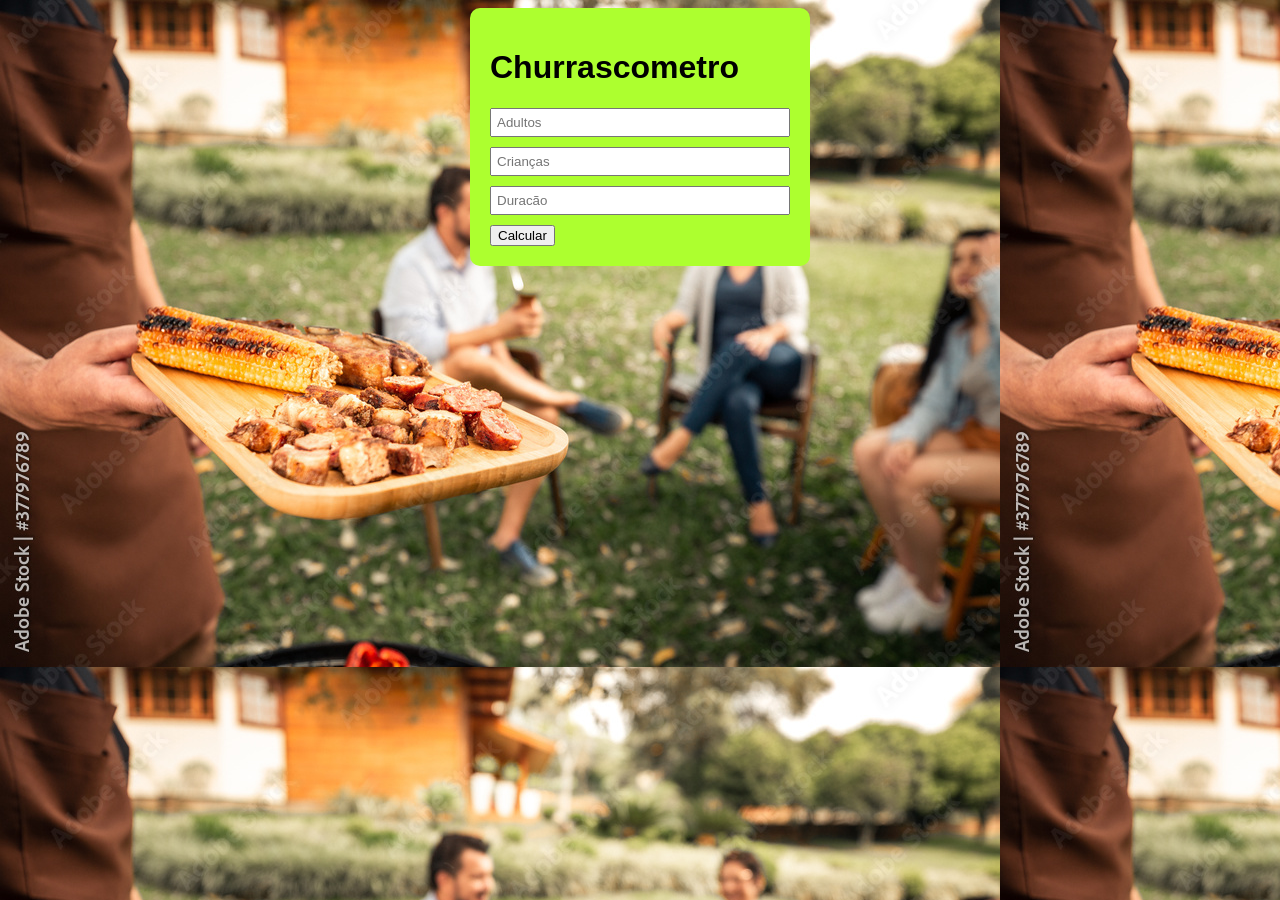
<file: churrascometro/index.html>
<!DOCTYPE html>
<html lang="pt">
<head>
    <meta charset="UTF-8">
    <meta name="viewport" content="width=device-width, initial-scale=1.0">
    <link rel="stylesheet" type="text/css" href="style.css">
    <title>Churrascometro</title>

    <script>
  
    </script>
</head>



<body>
 

    <div class="container">
        <h1>Churrascometro</h1>
        <input id="adultos" name="adultos" type="number" placeholder="Adultos">
        <input id="criancas" name="criancas" type="number" placeholder="Crianças">
        <input id="duracao" name="duracao" type="number" placeholder="Duracão">
        <button onclick="calcular()" >Calcular</button>
        
      <div id="resultado">


      </div>
      <script src="script.js"></script>
    </div>

   
 


</body>
</html>
</file>
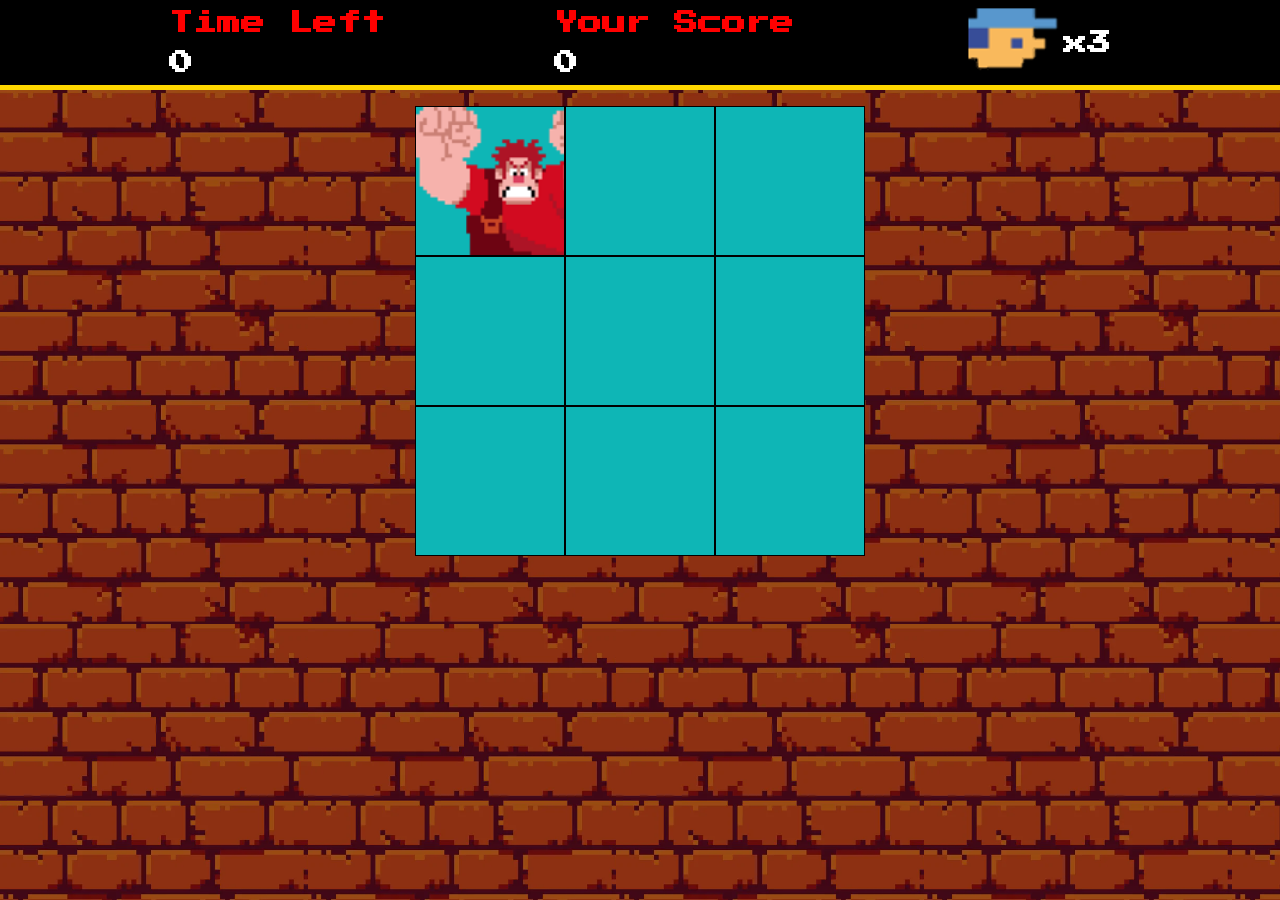
<file: detona ralph/index.html>
<!DOCTYPE html>
<html lang="pt-br">
<head>

    <!-- settigns -->
    <meta charset="UTF-8">
    <meta name="viewport" content="width=device-width, initial-scale=1.0">
    <title>Detona Ralph</title>


    <!-- fonts -->
    <link rel="preconnect" href="https://fonts.googleapis.com">
    <link rel="preconnect" href="https://fonts.gstatic.com" crossorigin>
    <link href="https://fonts.googleapis.com/css2?family=Press+Start+2P&display=swap" rel="stylesheet">


    <!-- styles -->
    <link rel="stylesheet" href="./src/styles/main.css">
    <link rel="stylesheet" href="./src/styles/reset.css">

</head>
<body>

    <div class="container" >
        <div class="menu" >
           
            <div class="menu-time" >
            <h2 style="color: red;">Time Left</h2>
            <h2 id="time-left">0</h2>
        </div>

            <div class="menu-score" >
                <h2 style="color: red;">Your Score</h2>
                <h2 id="score">0</h2>

            </div>


            <div class="menu-lives" >
                <img src="./src/images/player.png"/>
                <h2>x3</h2>
            </div>
        </div>

        <div class="panel" >

            <div class="panel-row">
                <div class="square enemy" id="1"></div>
                <div class="square" id="2"></div>
                <div class="square" id="3"></div>
            </div>

            <div class="panel-row">
                <div class="square" id="4"></div>
                <div class="square" id="5"></div>
                <div class="square" id="6"></div>
            </div>

            <div class="panel-row">
                <div class="square" id="7"></div>
                <div class="square" id="8"></div>
                <div class="square" id="9"></div>
            </div>
        </div>
    </div>
    

    <script src="./src/scripts/engine.js" ></script>
</body>
</html>
</file>
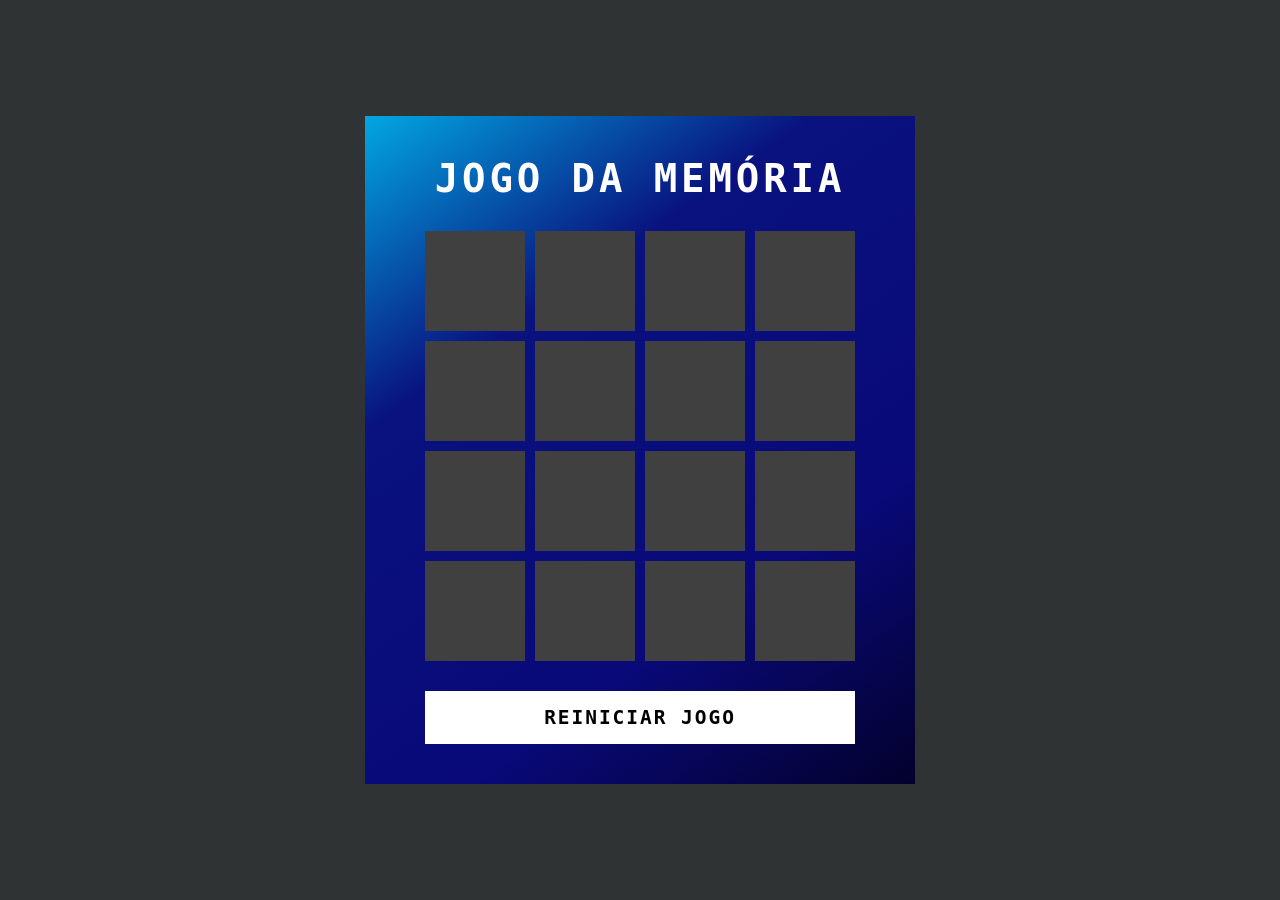
<file: Jogo da Memoria/index.html>
<!DOCTYPE html>
<html lang="pt-br">
<head>
    <meta charset="UTF-8">
    <meta name="viewport" content="width=device-width, initial-scale=1.0">
    <title>Jogo da Memória</title>
    <link rel="stylesheet" href="./src/styles/reset.css">
    <link rel="stylesheet" href="./src/styles/main.css">
</head>


<body>
    <div class="container">
        <h2>JOGO DA MEMÓRIA</h2>
        <div class="game"></div>
        <button class="reset"
        onclick="window.location.reload()"
        >REINICIAR JOGO</button>
    </div>
    
    
    
    
    
    <script src="./src/scripts/engine.js" defer></script>

</body>


</html>
</file>
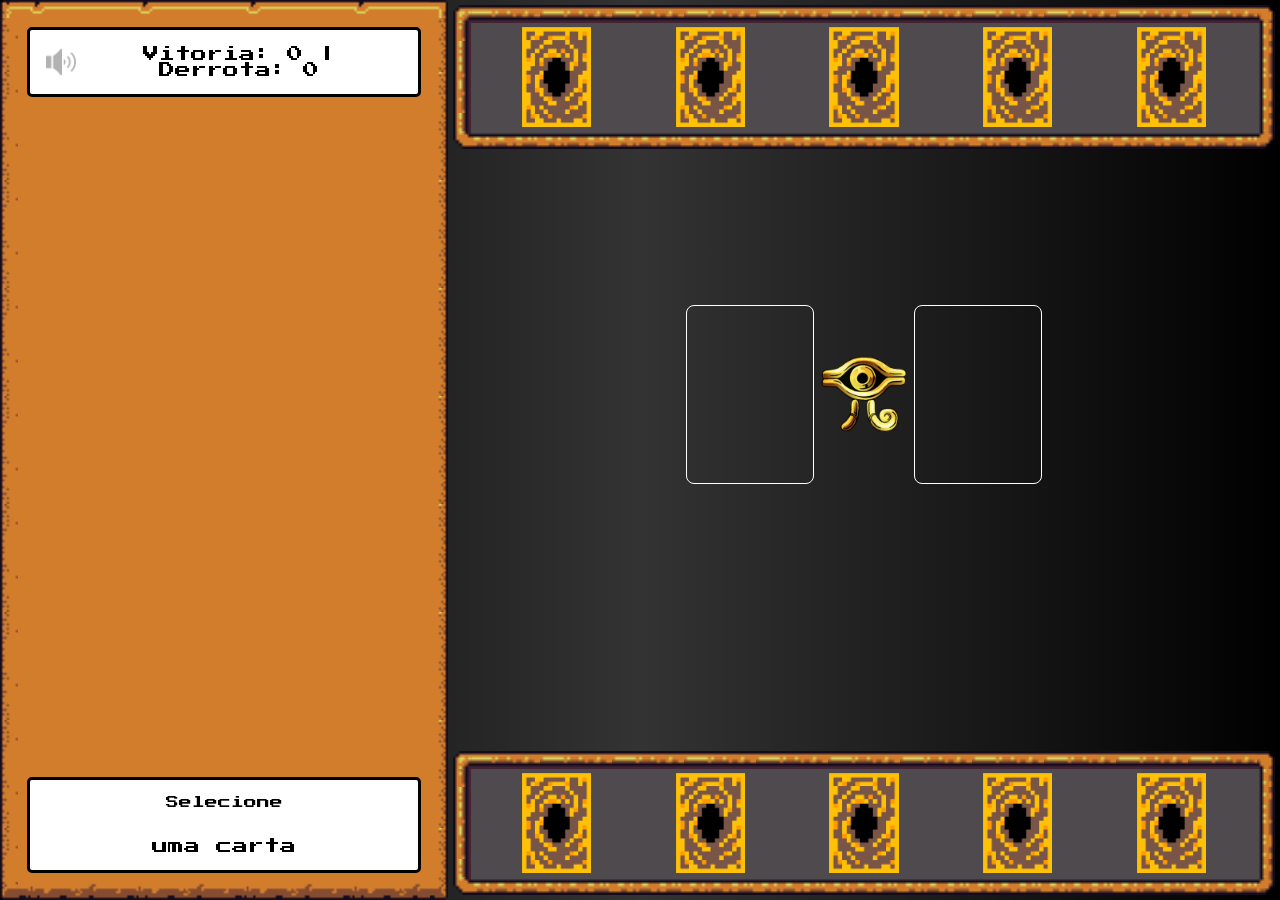
<file: jogo de cartas yugioh/index.html>
<!DOCTYPE html>
<html lang="pt-br">

<head>
  <meta charset="UTF-8">
  <meta name="viewport" content="width=device-width, initial-scale=1.0">
  <title>Yu-Gi-Oh versão Jokenpo</title>

  <!-- favicon -->
  <link rel="shortcut icon" href="./src/assets/favicon/Favicon.ico" type="image/x-icon">

  <!-- Google fonts -->
  <link rel="preconnect" href="https://fonts.googleapis.com">
  <link rel="preconnect" href="https://fonts.gstatic.com" crossorigin>
  <link href="https://fonts.googleapis.com/css2?family=Press+Start+2P&display=swap" rel="stylesheet">

  <!-- reset css -->
  <link rel="stylesheet" href="./src/styles/reset.css">

  <!-- framework -->
  <link rel="stylesheet" href="./src/styles/buttons.css">
  <link rel="stylesheet" href="./src/styles/containers_and_frames.css">

  <!-- main style -->
  <link rel="stylesheet" href="./src/styles/main.css">
</head>

<body>
  <audio id="bgm" loop>
    <source src="./src/assets/audios/egyptian_duel.mp3" type="audio/mp3" />
  </audio>
  <div class="bg-video">
    <video class="video" autoplay loop muted>
      <source src="./src/assets/video/yugi.mp4" type="video/mp4">
    </video>
  </div>
  <div class="container">
    <div class="container__left framed-golden-2">
      <div class="score_box frame">
        <img src="./src/assets/icons/audio.png" id="audio-player" class="inactive">

        <span id="score_points">Vitoria: 0 | Derrota: 0</span>

        <span></span>
      </div>
      <div class="menu_avatar">
        <img id="card-image">
      </div>
      <div class="card_details frame">
        <p id="card-name">Selecione</p>
        <p id="card-type">uma carta</p>
      </div>
    </div>
    <div class="container__right">
      <div class="card-box__container">
        <div class="card-box framed" id="computer-cards"></div>
        <div class="card-versus__container">
          <div class="versus-top">
            <div class="card-infield">
              <img id="player-field-card" height="180px" width="125px">
            </div>
            <img height="100px" src="./src/assets/icons/millenium2.png">
            <div class="card-infield">
              <img id="computer-field-card" height="180px" width="125px">
            </div>
          </div>
          <div class="versus-bottom">
            <button id="next-duel" class="rpgui-button" onclick="resetDuel()">
              GANHOU
            </button>
          </div>
        </div>
        <div class="card-box framed" id="player-cards"></div>
      </div>
    </div>
  </div>
  <script src="./src/scripts/engine.js" defer></script>
</body>

</html>
</file>
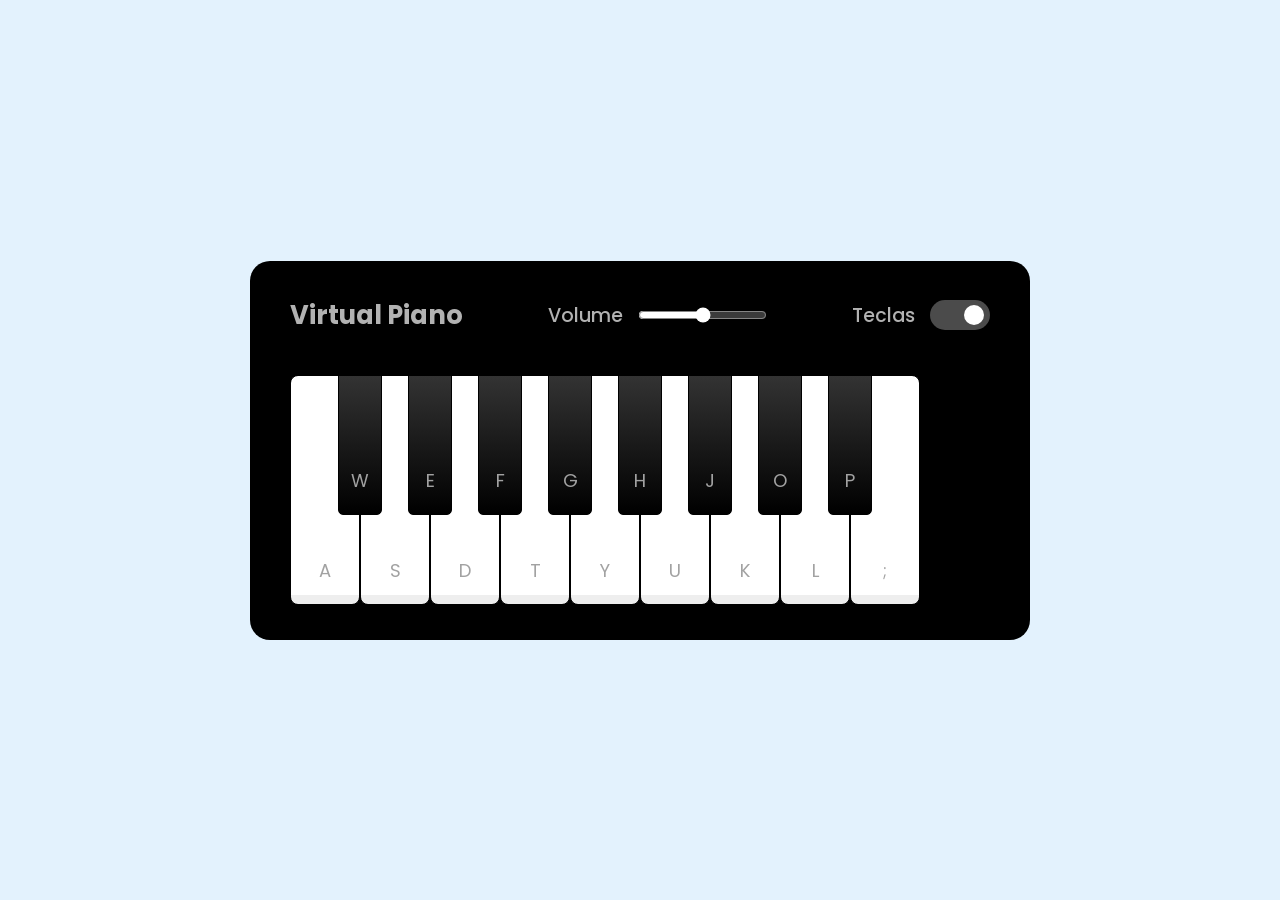
<file: piano-aula/index.html>
<!DOCTYPE html>
<html lang="pt-br">
<head>
    <meta charset="UTF-8">
    <meta name="viewport" content="width=device-width, initial-scale=1.0">
    <title>Piano Simulator</title>



                    <!-- styles-->
    <link rel="stylesheet" href="./src/styles/reset.css">
    <link rel="stylesheet" href="./src/styles/main.css">


                     <!-- fonts -->
                     <link rel="preconnect" href="https://fonts.googleapis.com">
                     <link rel="preconnect" href="https://fonts.gstatic.com" crossorigin>
                     <link href="https://fonts.googleapis.com/css2?family=Poppins:ital,wght@0,100;0,200;0,300;0,400;0,500;0,600;0,700;0,800;0,900;1,100;1,200;1,300;1,400;1,500;1,600;1,700;1,800;1,900&display=swap" 
                            rel="stylesheet">
</head>
<body>
    <div class="container">
        <header>
            <h2>Virtual Piano</h2>

            <div class="column volume-slider">
                <span>Volume</span> <input type="range" min="0" max="1" value="0.5" step="any">
            </div>

            <div class="column keys-check">
                <span>Teclas</span> <input type="checkbox" checked>
            </div>

        </header>

        <ul class="piano-keys">
            <li class="key white" data-key="a"><span>a</span></li>
            <li class="key black" data-key="w"><span>w</span></li>
            <li class="key white" data-key="s"><span>s</span></li>
            <li class="key black" data-key="e"><span>e</span></li>
            <li class="key white" data-key="d"><span>d</span></li>
            <li class="key black" data-key="f"><span>f</span></li>
            <li class="key white" data-key="t"><span>t</span></li>
            <li class="key black" data-key="g"><span>g</span></li>
            <li class="key white" data-key="y"><span>y</span></li>
            <li class="key black" data-key="h"><span>h</span></li>
            <li class="key white" data-key="u"><span>u</span></li>
            <li class="key black" data-key="j"><span>j</span></li>
            <li class="key white" data-key="k"><span>k</span></li>
            <li class="key black" data-key="o"><span>o</span></li>
            <li class="key white" data-key="l"><span>l</span></li>
            <li class="key black" data-key="p"><span>p</span></li>
            <li class="key white" data-key=";"><span>;</span></li>
           
        </ul>
    </div>

    <script src="./src/scripts/engine.js" defer></script>
</body>
</html>
</file>
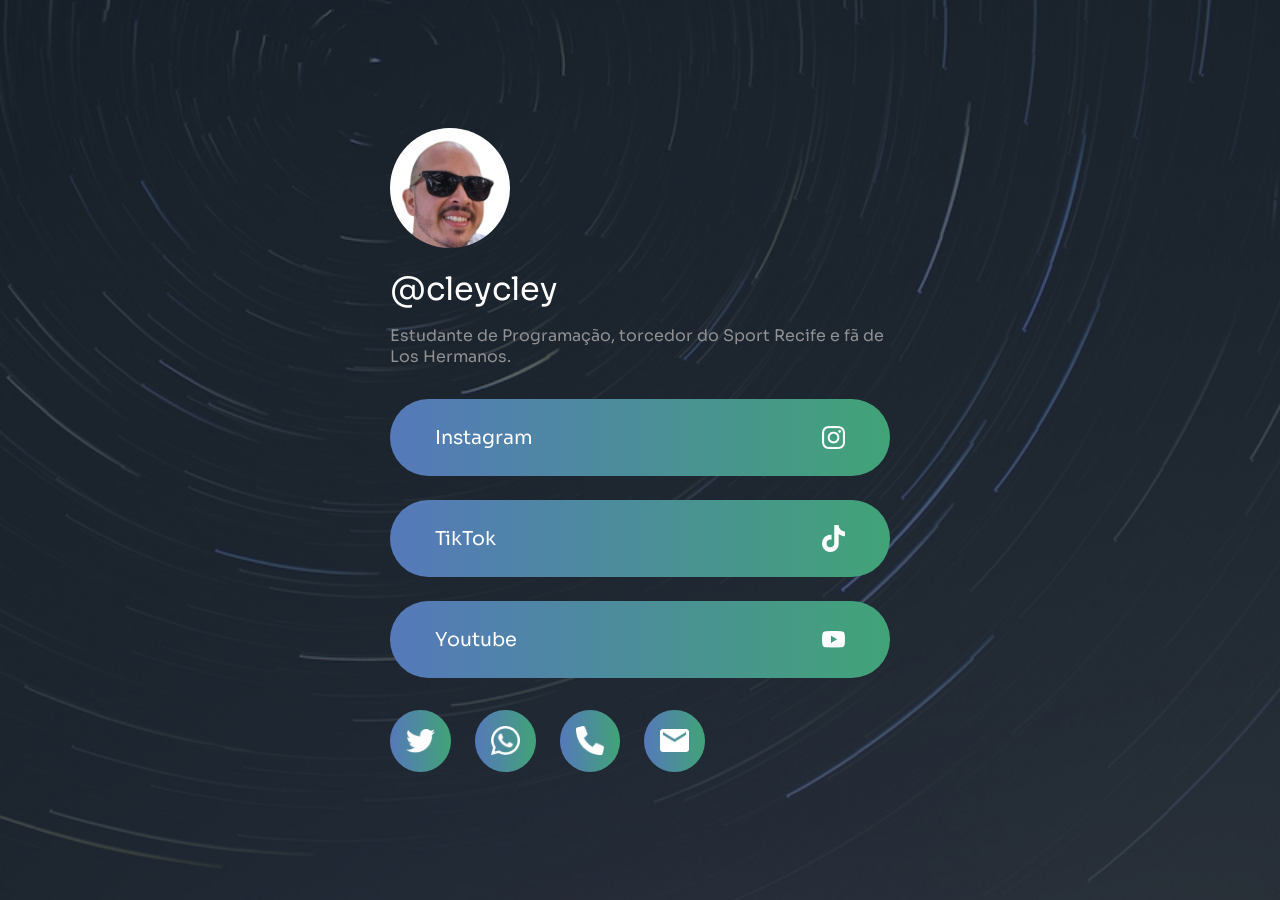
<file: projeto 5/index.html>
<!DOCTYPE html>
<html lang="en">
<head>
    <meta charset="UTF-8">
    <meta http-equiv="X-UA-Compatible" content="IE=edge">
    <meta name="viewport" content="width=device-width, initial-scale=1.0">
    <title>Social Links</title>
    <link rel="preconnect" href="https://fonts.googleapis.com">
<link rel="preconnect" href="https://fonts.gstatic.com" crossorigin>
<link href="https://fonts.googleapis.com/css2?family=Lato:wght@300;400;700;900&family=Sora:wght@100;200;300;400;500;600;700&display=swap" rel="stylesheet">
    <link rel="stylesheet" href="./style.css">
</head>
<body>
    
    <section class="container">
        <header>
            <img class="profile-picture gradient" src="./images/cleycley.png" alt="Foto de perfil">
            <h1 class="usarname">@cleycley</h1>
            <p class="description">Estudante de Programação, torcedor do Sport Recife e fã de Los Hermanos.</p>
        </header>





        <ul class="list">



                    <li class="list-item gradient">
                        <a class="link" href="https://www.instagram.com/cleytonantenor/" target="blank">
                            Instagram
                            <img  src="./images/instagram.png" alt="Youtube">
                        </a>
                    </li>


                    <li class="list-item gradient">
                        <a class="link" href="https://www.tiktok.com/@cleytonantenor" target="_blank">
                            TikTok
                        <img  src="./images/tiktok.png" alt="TikTok">
                    </a>
                    </li>

                    <li class="list-item gradient" >
                        <a class="link" href="https://www.youtube.com/cleytonantenor" target="_blank">
                        Youtube
                        <img src="./images/youtube.png" alt="Youtube"> 

                    </a>
                    </li>

        </ul>

        <footer>
            <a href="" class="contact gradient">
                <img src="./images/twitter.png" alt="twitter">
            </a>

            <a href="" class="contact gradient">
                <img src="./images/whatsapp.png" alt="whatsapp">
            </a>

            <a href="" class="contact gradient">
                <img src="./images/phone.png" alt="phone">
            </a>

            <a href="" class="contact gradient">
                <img src="./images/email.png" alt="email">
            </a>
        </footer>
    </section>




</body>
</html>
</file>
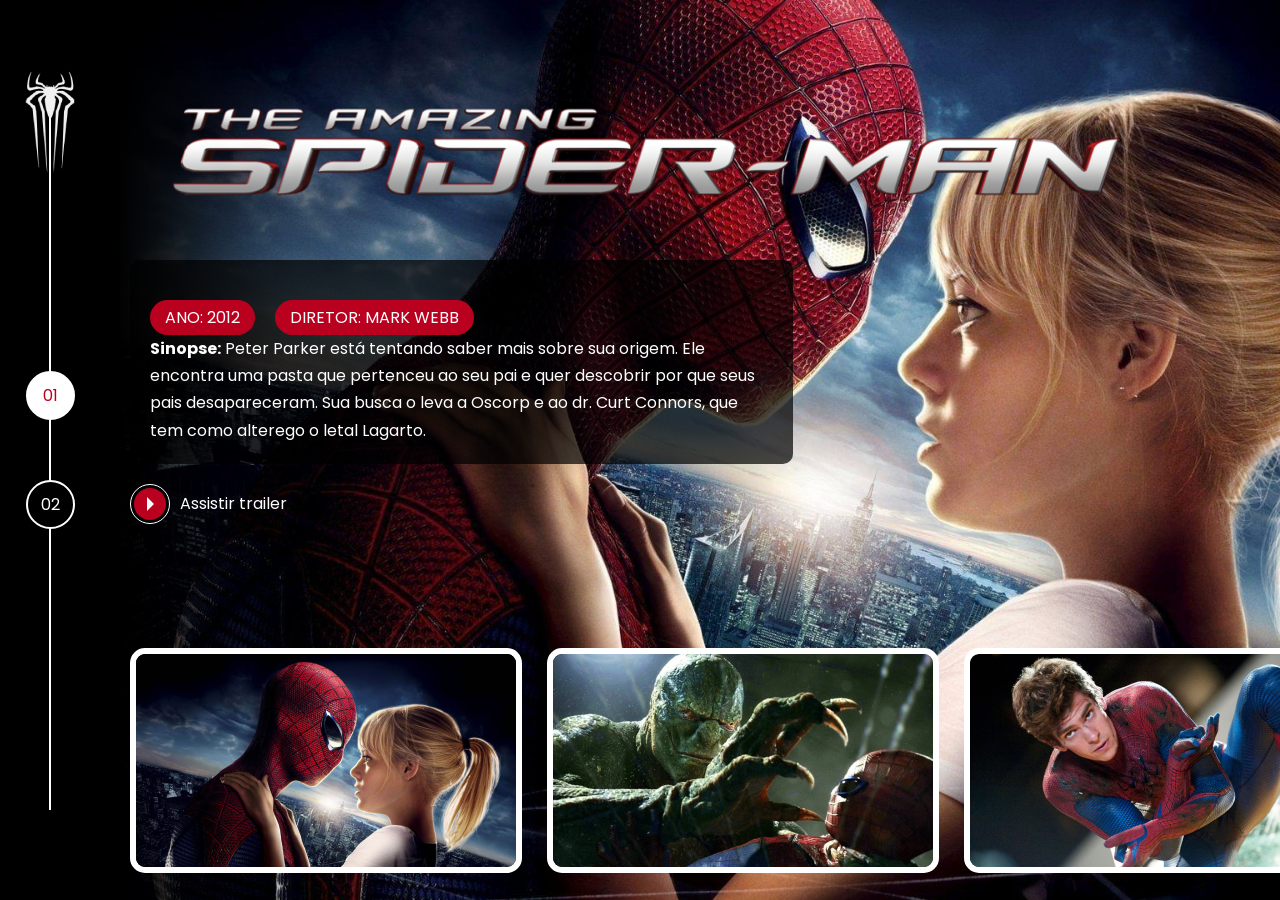
<file: homem ananha multiverso/pages/andrew-garfield/spiderman1.html>
<!DOCTYPE html>
<html lang="pt">
  <head>
    <meta charset="UTF-8" />
    <meta http-equiv="X-UA-Compatible" content="IE=edge" />
    <meta name="viewport" content="width=device-width, initial-scale=1.0" />
    <link
      rel="icon"
      type="image/png"
      sizes="16x16"
      href="../../assets/images/icons/spiderman1-andrew.png"
    />
    <title>Spider Man - Andrew Garfield</title>
    <link
      href="../../assets/css/internal.css"
      rel="stylesheet"
      type="text/css"
    />
    <!-- GOOGLE ANALYTICS -->
    <script
      async
      src="https://www.googletagmanager.com/gtag/js?id=G-TJQ2XJZPTD"
    ></script>
    <script>
      window.dataLayer = window.dataLayer || [];
      function gtag() {
        dataLayer.push(arguments);
      }
      gtag("js", new Date());
      gtag("config", "G-TJQ2XJZPTD");
    </script>
  </head>

  <body>
    <div class="s-wrapper s-spiderman-02-01">
      <div class="s-left-column">
        <nav class="navigator">
          <div class="navigator__icon">
            <a href="../../index.html">
              <img src="../../assets/images/icons/spiderman1-andrew.png" />
            </a>
          </div>
          <ul>
            <li><a href="#01" class="active">01</a></li>
            <li><a href="spiderman2.html">02</a></li>
          </ul>
        </nav>
      </div>

      <div class="s-main-content">
        <div class="s-main-content__top">
          <div class="s-logo">
            <img
              src="../../assets/images/spiderman-andrew/movie-01/logo.png"
              alt="Spiderman (2002)"
              title="Spiderman (2002)"
            />
          </div>

          <div class="s-description">
            <div class="pills">
              <ul>
                <li>Ano: 2012</li>
                <li>Diretor: Mark Webb</li>
              </ul>
            </div>
            <div class="s-description__text">
              <p>
                <strong>Sinopse:</strong>&nbsp;Peter Parker está tentando saber
                mais sobre sua origem. Ele encontra uma pasta que pertenceu ao
                seu pai e quer descobrir por que seus pais desapareceram. Sua
                busca o leva a Oscorp e ao dr. Curt Connors, que tem como
                alterego o letal Lagarto.
              </p>
            </div>
          </div>

          <div class="s-links">
            <ul>
              <li>
                <a
                  href="../../assets/videos/amazing-spiderman-2014-trailer.mp4"
                  class="link-button"
                  target="_blank"
                >
                  <span class="icon">
                    <div class="play-icon">&nbsp;</div>
                  </span>
                  <span class="label"> Assistir trailer </span>
                </a>
              </li>
            </ul>
          </div>
        </div>

        <div class="s-main-content__bottom">
          <div class="gallery">
            <ul>
              <li>
                <a href="#"
                  ><img
                    src="../../assets/images/spiderman-andrew/movie-01/gallery/image-01.png"
                    alt=""
                /></a>
              </li>
              <li>
                <a href="#"
                  ><img
                    src="../../assets/images/spiderman-andrew/movie-01/gallery/image-02.png"
                    alt=""
                /></a>
              </li>
              <li>
                <a href="#"
                  ><img
                    src="../../assets/images/spiderman-andrew/movie-01/gallery/image-03.png"
                    alt=""
                /></a>
              </li>
            </ul>
          </div>
        </div>
      </div>
    </div>
  </body>
</html>
</file>
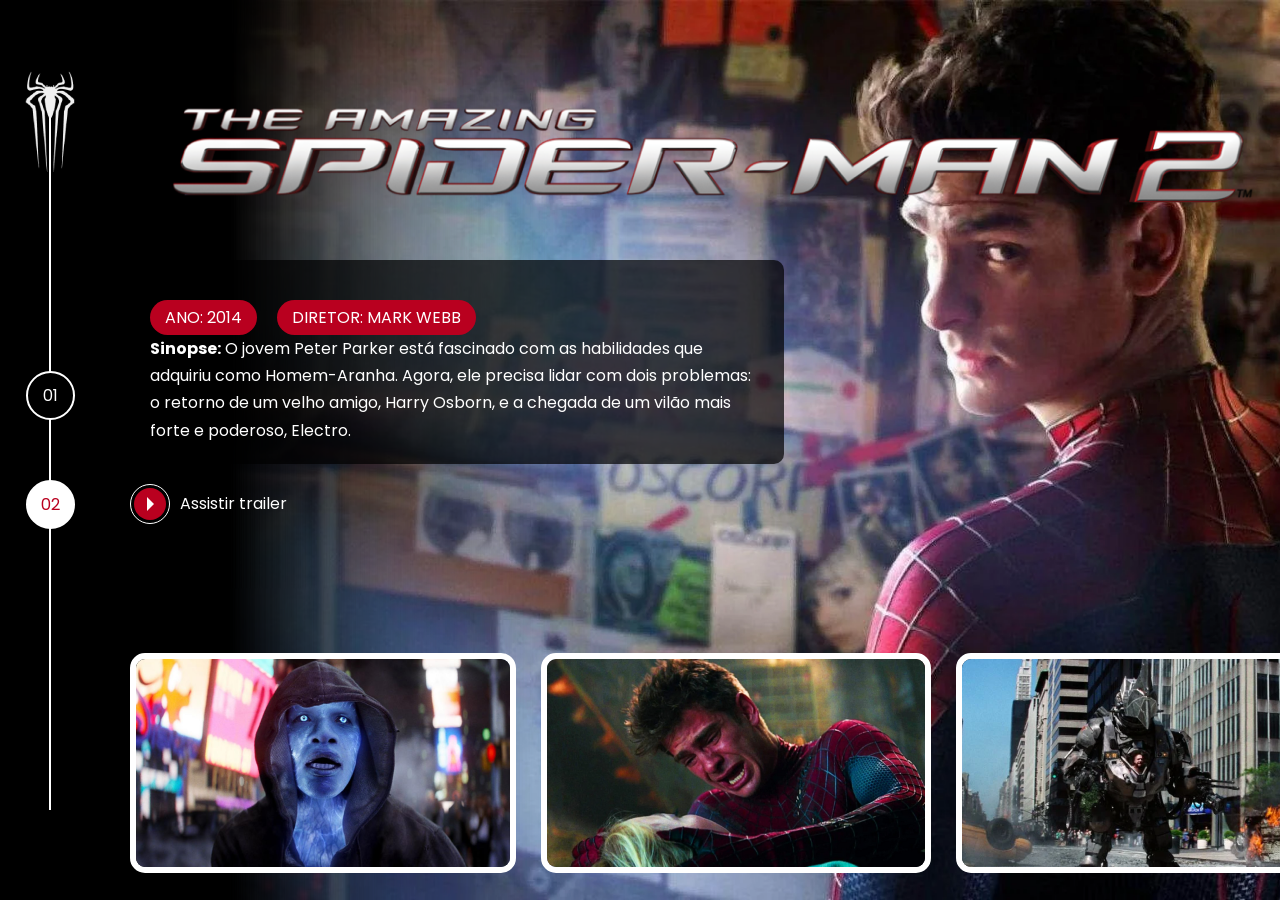
<file: homem ananha multiverso/pages/andrew-garfield/spiderman2.html>
<!DOCTYPE html>
<html lang="pt">
  <head>
    <meta charset="UTF-8" />
    <meta http-equiv="X-UA-Compatible" content="IE=edge" />
    <meta name="viewport" content="width=device-width, initial-scale=1.0" />
    <link
      rel="icon"
      type="image/png"
      sizes="16x16"
      href="../../assets/images/icons/spiderman1-andrew.png"
    />
    <title>Spider Man 2 - Andrew Garfield</title>
    <link
      href="../../assets/css/internal.css"
      rel="stylesheet"
      type="text/css"
    />
    <!-- GOOGLE ANALYTICS -->
    <script
      async
      src="https://www.googletagmanager.com/gtag/js?id=G-TJQ2XJZPTD"
    ></script>
    <script>
      window.dataLayer = window.dataLayer || [];
      function gtag() {
        dataLayer.push(arguments);
      }
      gtag("js", new Date());
      gtag("config", "G-TJQ2XJZPTD");
    </script>
  </head>

  <body>
    <div class="s-wrapper s-spiderman-02-02">
      <div class="s-left-column">
        <nav class="navigator">
          <div class="navigator__icon">
            <a href="../../index.html">
              <img src="../../assets/images/icons/spiderman1-andrew.png" />
            </a>
          </div>
          <ul>
            <li><a href="spiderman1.html">01</a></li>
            <li><a href="#02" class="active">02</a></li>
          </ul>
        </nav>
      </div>

      <div class="s-main-content">
        <div class="s-main-content__top">
          <div class="s-logo">
            <img
              src="../../assets/images/spiderman-andrew/movie-02/logo.png"
              alt="Spiderman 2 (2005)"
              title="Spiderman 2 (2005)"
            />
          </div>

          <div class="s-description">
            <div class="pills">
              <ul>
                <li>Ano: 2014</li>
                <li>Diretor: Mark Webb</li>
              </ul>
            </div>
            <div class="s-description__text">
              <p>
                <strong>Sinopse:</strong>&nbsp;O jovem Peter Parker está
                fascinado com as habilidades que adquiriu como Homem-Aranha.
                Agora, ele precisa lidar com dois problemas: o retorno de um
                velho amigo, Harry Osborn, e a chegada de um vilão mais forte e
                poderoso, Electro.
              </p>
            </div>
          </div>

          <div class="s-links">
            <ul>
              <li>
                <a
                  href="../../assets/videos/amazing-spiderman2-2014-trailer.mp4"
                  class="link-button"
                >
                  <span class="icon">
                    <div class="play-icon">&nbsp;</div>
                  </span>
                  <span class="label"> Assistir trailer </span>
                </a>
              </li>
            </ul>
          </div>
        </div>

        <div class="s-main-content__bottom">
          <div class="gallery">
            <ul>
              <li>
                <a href="#"
                  ><img
                    src="../../assets/images/spiderman-andrew/movie-02/gallery/image-01.png"
                    alt=""
                /></a>
              </li>
              <li>
                <a href="#"
                  ><img
                    src="../../assets/images/spiderman-andrew/movie-02/gallery/image-02.png"
                    alt=""
                /></a>
              </li>
              <li>
                <a href="#"
                  ><img
                    src="../../assets/images/spiderman-andrew/movie-02/gallery/image-03.png"
                    alt=""
                /></a>
              </li>
            </ul>
          </div>
        </div>
      </div>
    </div>
  </body>
</html>
</file>
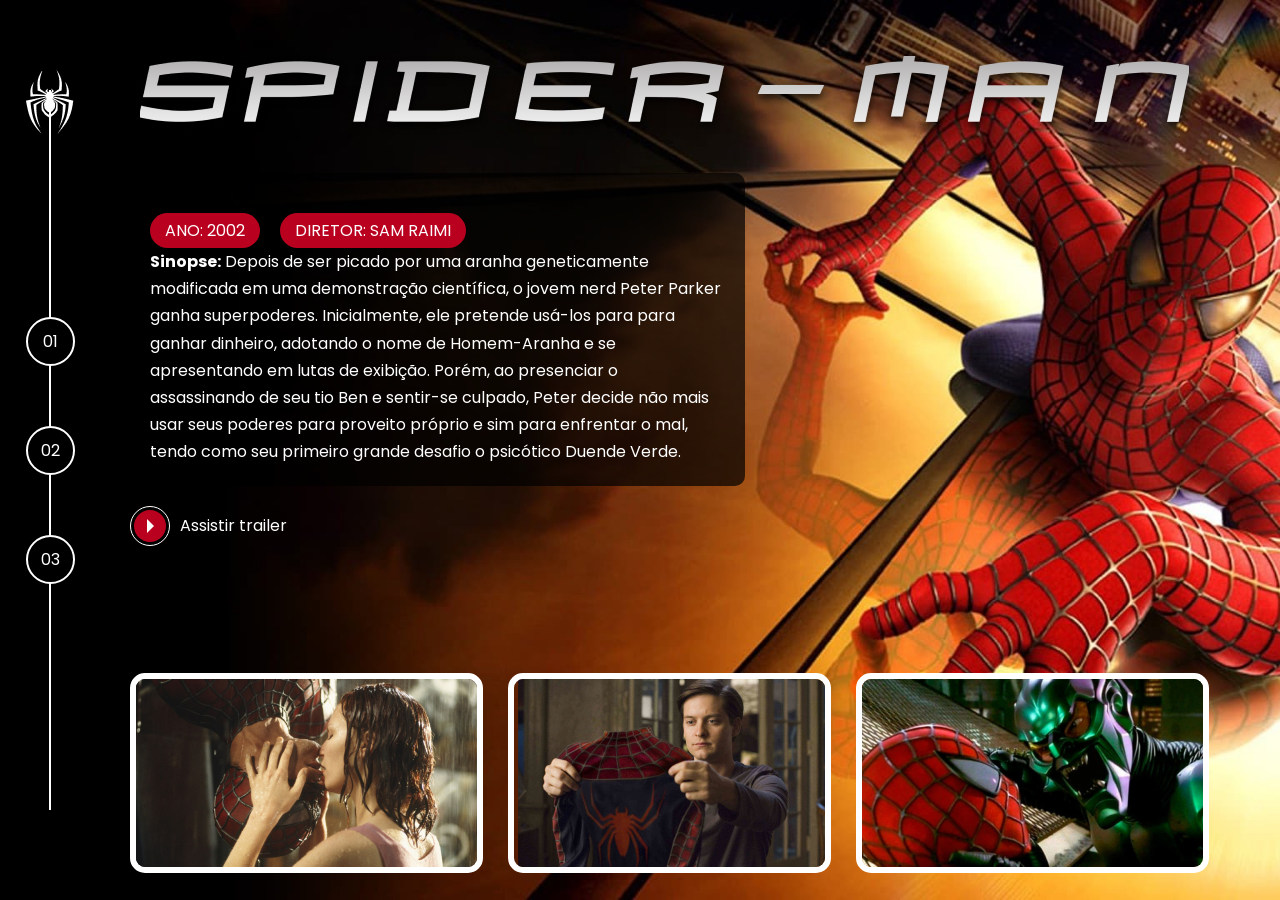
<file: homem ananha multiverso/pages/tobey-maguire/spiderman1.html>
<!DOCTYPE html>
<html lang="pt">
  <head>
    <meta charset="UTF-8" />
    <meta http-equiv="X-UA-Compatible" content="IE=edge" />
    <meta name="viewport" content="width=device-width, initial-scale=1.0" />
    <link
      rel="icon"
      type="image/png"
      sizes="16x16"
      href="../../assets/images/icons/spiderman1.png"
    />
    <title>Spider Man - Tobey Maguire</title>
    <link href="../../assets/css/internal.css" rel="stylesheet" />
    <link
      rel="stylesheet"
      href="https://cdn.jsdelivr.net/npm/@fancyapps/ui@4.0/dist/fancybox.css"
    />
    <!-- GOOGLE ANALYTICS -->
    <script
      async
      src="https://www.googletagmanager.com/gtag/js?id=G-TJQ2XJZPTD"
    ></script>
    <script>
      window.dataLayer = window.dataLayer || [];
      function gtag() {
        dataLayer.push(arguments);
      }
      gtag("js", new Date());
      gtag("config", "G-TJQ2XJZPTD");
    </script>
  </head>
  <body>
    <div class="s-wrapper s-spiderman-01-01">
      <div class="s-left-column">
        <nav class="navigator">
          <div class="navigator__icon">
            <a href="../../index.html">
              <img src="../../assets/images/icons/spiderman1.png" />
            </a>
          </div>
          <ul>
            <li><a href="#01">01</a></li>
            <li><a href="spiderman2.html">02</a></li>
            <li><a href="spiderman3.html">03</a></li>
          </ul>
        </nav>
      </div>

      <div class="s-main-content">
        <div class="s-main-content__top">
          <div class="s-logo">
            <img
              src="../../assets/images/spiderman-tobey/movie-01/logo.png"
              alt="Spiderman (2002)"
              title="Spiderman (2002)"
            />
          </div>

          <div class="s-description">
            <div class="pills">
              <ul>
                <li>Ano: 2002</li>
                <li>Diretor: Sam Raimi</li>
              </ul>
            </div>
            <div class="s-description__text">
              <p>
                <strong>Sinopse:</strong>&nbsp;Depois de ser picado por uma
                aranha geneticamente modificada em uma demonstração científica,
                o jovem nerd Peter Parker ganha superpoderes. Inicialmente, ele
                pretende usá-los para para ganhar dinheiro, adotando o nome de
                Homem-Aranha e se apresentando em lutas de exibição. Porém, ao
                presenciar o assassinando de seu tio Ben e sentir-se culpado,
                Peter decide não mais usar seus poderes para proveito próprio e
                sim para enfrentar o mal, tendo como seu primeiro grande desafio
                o psicótico Duende Verde.
              </p>
            </div>
          </div>

          <div class="s-links">
            <ul>
              <li>
                <a
                  href="../../assets/videos/spiderman-2002-trailer.mp4"
                  class="link-button"
                  target="_blank"
                >
                  <span class="icon">
                    <div class="play-icon">&nbsp;</div>
                  </span>
                  <span class="label"> Assistir trailer </span>
                </a>
              </li>
            </ul>
          </div>
        </div>

        <div class="s-main-content__bottom">
          <div class="gallery">
            <ul>
              <li>
                <a
                  data-fancybox
                  href="../../assets/images/spiderman-tobey/movie-01/gallery/image-01-full.png"
                >
                  <img
                    src="../../assets/images/spiderman-tobey/movie-01/gallery/image-01.png"
                    alt=""
                  />
                </a>
              </li>
              <li>
                <a
                  data-fancybox
                  href="../../assets/images/spiderman-tobey/movie-01/gallery/image-02-full.jpg"
                >
                  <img
                    src="../../assets/images/spiderman-tobey/movie-01/gallery/image-02.png"
                    alt=""
                  />
                </a>
              </li>
              <li>
                <a
                  data-fancybox
                  href="../../assets/images/spiderman-tobey/movie-01/gallery/image-03-full.jpg"
                >
                  <img
                    src="../../assets/images/spiderman-tobey/movie-01/gallery/image-03.png"
                    alt=""
                  />
                </a>
              </li>
            </ul>
          </div>
        </div>
      </div>
    </div>
    <script src="https://cdn.jsdelivr.net/npm/@fancyapps/ui@4.0/dist/fancybox.umd.js"></script>
  </body>
</html>
</file>
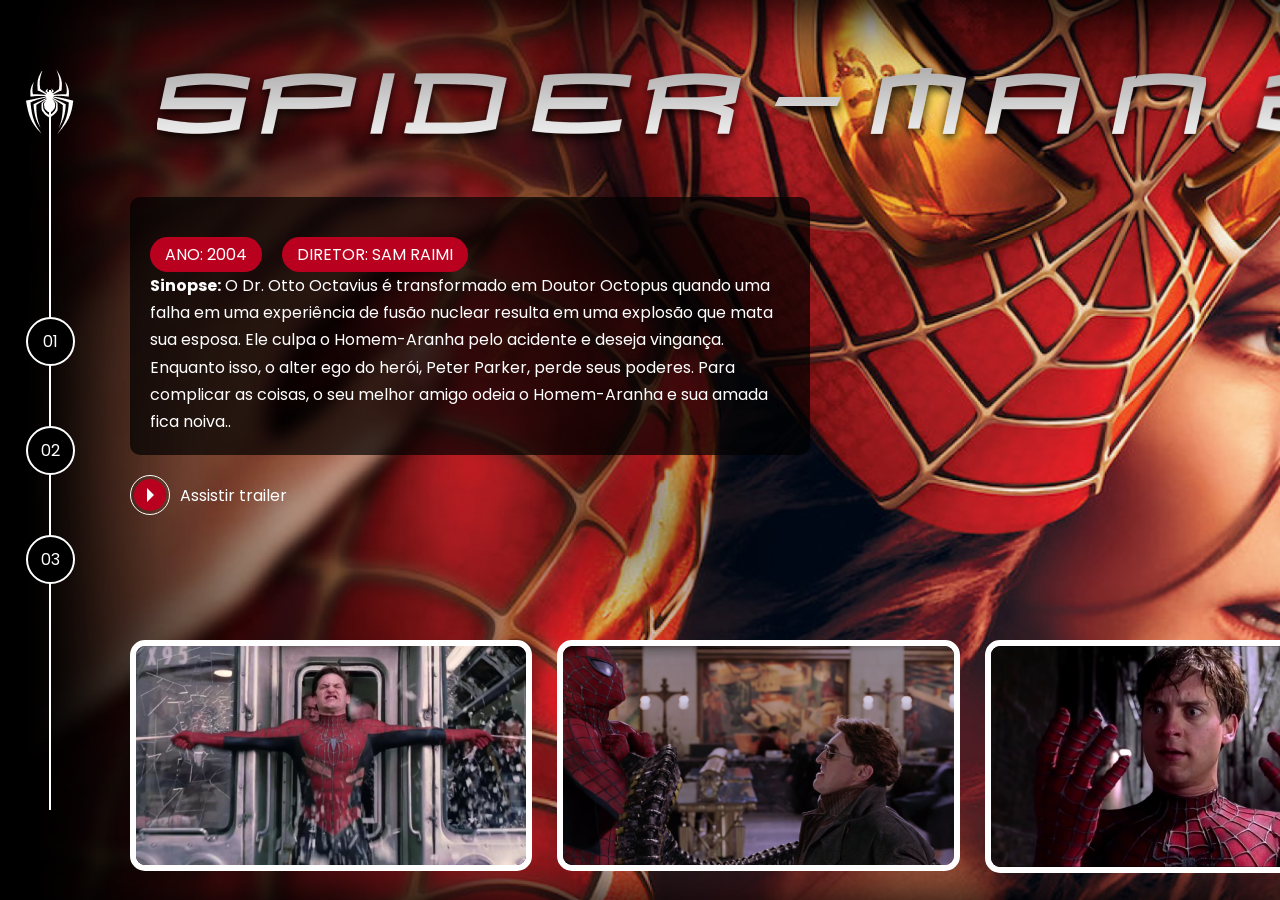
<file: homem ananha multiverso/pages/tobey-maguire/spiderman2.html>
<!DOCTYPE html>
<html lang="pt">
  <head>
    <meta charset="UTF-8" />
    <meta http-equiv="X-UA-Compatible" content="IE=edge" />
    <meta name="viewport" content="width=device-width, initial-scale=1.0" />
    <link
      rel="icon"
      type="image/png"
      sizes="16x16"
      href="../../assets/images/icons/spiderman1.png"
    />
    <title>Spider Man 2 - Tobey Maguire</title>
    <link href="../../assets/css/internal.css" rel="stylesheet" />
    <link
      rel="stylesheet"
      href="https://cdn.jsdelivr.net/npm/@fancyapps/ui@4.0/dist/fancybox.css"
    />
    <!-- GOOGLE ANALYTICS -->
    <script
      async
      src="https://www.googletagmanager.com/gtag/js?id=G-TJQ2XJZPTD"
    ></script>
    <script>
      window.dataLayer = window.dataLayer || [];
      function gtag() {
        dataLayer.push(arguments);
      }
      gtag("js", new Date());
      gtag("config", "G-TJQ2XJZPTD");
    </script>
  </head>
  <body>
    <div class="s-wrapper s-spiderman-01-02">
      <!-- <video loop autoplay muted>
      <source src="../../assets/videos/spiderman2-2004-trailer.mp4" type="video/mp4" />
    </video> -->

      <div class="s-left-column">
        <nav class="navigator">
          <div class="navigator__icon">
            <a href="../../index.html">
              <img src="../../assets/images/icons/spiderman1.png" />
            </a>
          </div>
          <ul>
            <li><a href="spiderman1.html">01</a></li>
            <li><a href="#02">02</a></li>
            <li><a href="spiderman3.html">03</a></li>
          </ul>
        </nav>
      </div>

      <div class="s-main-content">
        <div class="s-main-content__top">
          <div class="s-logo">
            <img
              src="../../assets/images/spiderman-tobey/movie-02/logo.png"
              alt="Spiderman (2004)"
              title="Spiderman (2004)"
            />
          </div>

          <div class="s-description">
            <div class="pills">
              <ul>
                <li>Ano: 2004</li>
                <li>Diretor: Sam Raimi</li>
              </ul>
            </div>

            <div class="s-description__text">
              <p>
                <strong>Sinopse:</strong>&nbsp;O Dr. Otto Octavius é
                transformado em Doutor Octopus quando uma falha em uma
                experiência de fusão nuclear resulta em uma explosão que mata
                sua esposa. Ele culpa o Homem-Aranha pelo acidente e deseja
                vingança. Enquanto isso, o alter ego do herói, Peter Parker,
                perde seus poderes. Para complicar as coisas, o seu melhor amigo
                odeia o Homem-Aranha e sua amada fica noiva..
              </p>
            </div>
          </div>

          <div class="s-links">
            <ul>
              <li>
                <a
                  href="../../assets/videos/spiderman2-2004-trailer.mp4"
                  class="link-button"
                  target="_blank"
                >
                  <span class="icon">
                    <div class="play-icon">&nbsp;</div>
                  </span>
                  <span class="label"> Assistir trailer </span>
                </a>
              </li>
            </ul>
          </div>
        </div>

        <div class="s-main-content__bottom">
          <div class="gallery">
            <ul>
              <li>
                <a data-fancybox href="#">
                  <img
                    src="../../assets/images/spiderman-tobey/movie-02/gallery/image-01.png"
                    alt=""
                  />
                </a>
              </li>
              <li>
                <a data-fancybox href="#">
                  <img
                    src="../../assets/images/spiderman-tobey/movie-02/gallery/image-02.png"
                    alt=""
                  />
                </a>
              </li>
              <li>
                <a data-fancybox href="#">
                  <img
                    src="../../assets/images/spiderman-tobey/movie-02/gallery/image-03.png"
                    alt=""
                  />
                </a>
              </li>
            </ul>
          </div>
        </div>
      </div>
    </div>
    <script src="https://cdn.jsdelivr.net/npm/@fancyapps/ui@4.0/dist/fancybox.umd.js"></script>
    <script>
      //  JavaScript will go here
    </script>
  </body>
</html>
</file>
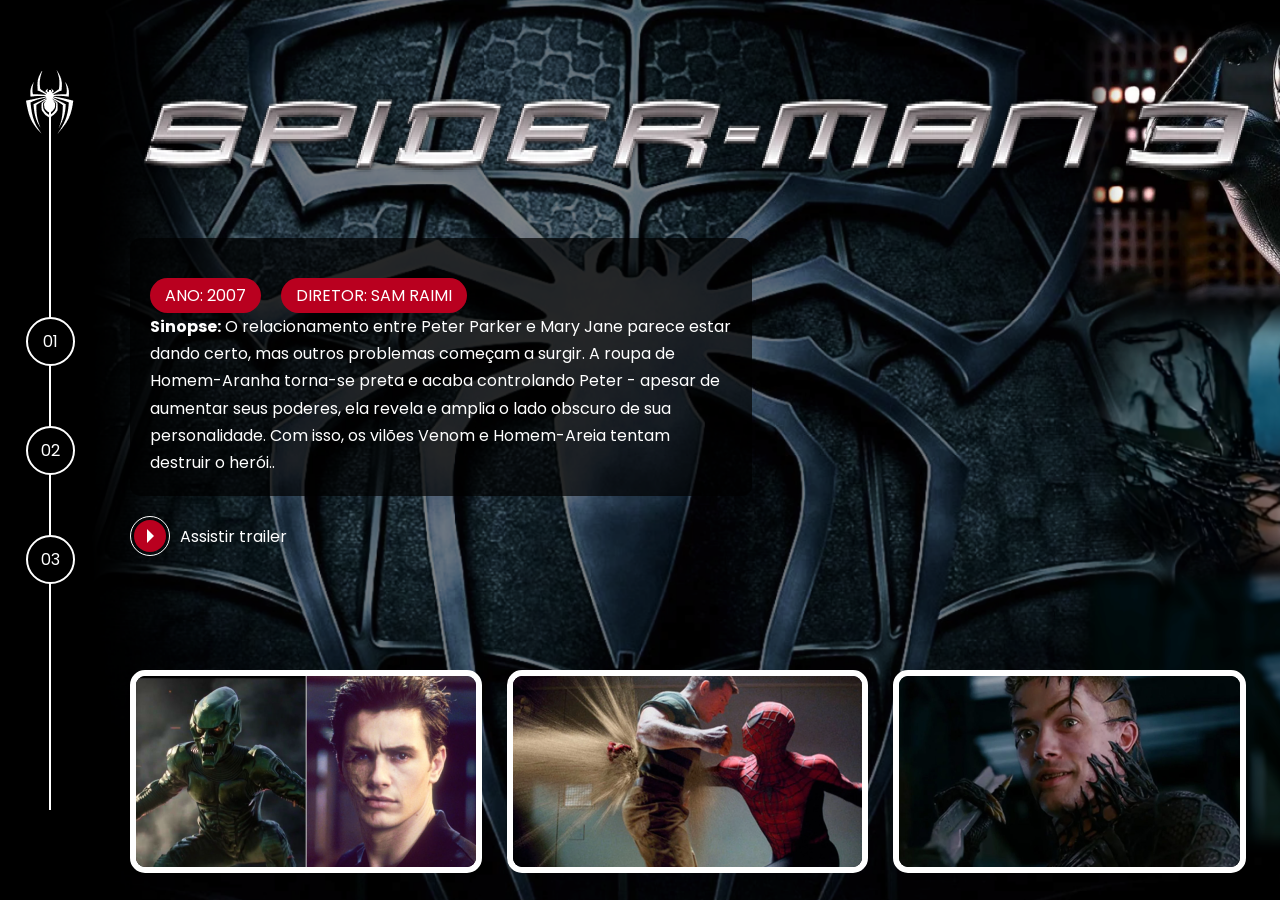
<file: homem ananha multiverso/pages/tobey-maguire/spiderman3.html>
<!DOCTYPE html>
<html lang="pt">
  <head>
    <meta charset="UTF-8" />
    <meta http-equiv="X-UA-Compatible" content="IE=edge" />
    <meta name="viewport" content="width=device-width, initial-scale=1.0" />
    <link
      rel="icon"
      type="image/png"
      sizes="16x16"
      href="../../assets/images/icons/spiderman1.png"
    />
    <title>Spider Man 3 - Tobey Maguire</title>
    <link href="../../assets/css/internal.css" rel="stylesheet" />
    <link
      rel="stylesheet"
      href="https://cdn.jsdelivr.net/npm/@fancyapps/ui@4.0/dist/fancybox.css"
    />
    <!-- GOOGLE ANALYTICS -->
    <script
      async
      src="https://www.googletagmanager.com/gtag/js?id=G-TJQ2XJZPTD"
    ></script>
    <script>
      window.dataLayer = window.dataLayer || [];
      function gtag() {
        dataLayer.push(arguments);
      }
      gtag("js", new Date());
      gtag("config", "G-TJQ2XJZPTD");
    </script>
  </head>
  <body>
    <div class="s-wrapper s-spiderman-01-03">
      <div class="s-left-column">
        <nav class="navigator">
          <div class="navigator__icon">
            <a href="../../index.html">
              <img src="../../assets/images/icons/spiderman1.png" />
            </a>
          </div>
          <ul>
            <li><a href="spiderman1.html">01</a></li>
            <li><a href="spiderman2.html">02</a></li>
            <li><a href="#03">03</a></li>
          </ul>
        </nav>
      </div>

      <div class="s-main-content">
        <div class="s-main-content__top">
          <div class="s-logo">
            <img
              src="../../assets/images/spiderman-tobey/movie-03/logo.png"
              alt="Spiderman (2002)"
              title="Spiderman (2002)"
            />
          </div>

          <div class="s-description">
            <div class="pills">
              <ul>
                <li>Ano: 2007</li>
                <li>Diretor: Sam Raimi</li>
              </ul>
            </div>

            <div class="s-description__text">
              <p>
                <strong>Sinopse:</strong>&nbsp;O relacionamento entre Peter
                Parker e Mary Jane parece estar dando certo, mas outros
                problemas começam a surgir. A roupa de Homem-Aranha torna-se
                preta e acaba controlando Peter - apesar de aumentar seus
                poderes, ela revela e amplia o lado obscuro de sua
                personalidade. Com isso, os vilões Venom e Homem-Areia tentam
                destruir o herói..
              </p>
            </div>
          </div>

          <div class="s-links">
            <ul>
              <li>
                <a
                  href="../../assets/videos/spiderman3-2007-trailer.mp4"
                  class="link-button"
                  target="_blank"
                >
                  <span class="icon">
                    <div class="play-icon">&nbsp;</div>
                  </span>
                  <span class="label"> Assistir trailer </span>
                </a>
              </li>
            </ul>
          </div>
        </div>

        <div class="s-main-content__bottom">
          <div class="gallery">
            <ul>
              <li>
                <a data-fancybox href="#">
                  <img
                    src="../../assets/images/spiderman-tobey/movie-03/gallery/image-01.png"
                    alt=""
                  />
                </a>
              </li>
              <li>
                <a data-fancybox href="#">
                  <img
                    src="../../assets/images/spiderman-tobey/movie-03/gallery/image-02.png"
                    alt=""
                  />
                </a>
              </li>
              <li>
                <a data-fancybox href="#">
                  <img
                    src="../../assets/images/spiderman-tobey/movie-03/gallery/image-03.png"
                    alt=""
                  />
                </a>
              </li>
            </ul>
          </div>
        </div>
      </div>
    </div>
    <script src="https://cdn.jsdelivr.net/npm/@fancyapps/ui@4.0/dist/fancybox.umd.js"></script>
    <script>
      //  JavaScript will go here
    </script>
  </body>
</html>
</file>
<file: churrascometro/style.css>
body{
    background-image: url("./fundo.jpg");
}


.container{


    
    font-family: Arial, Helvetica, sans-serif;
    max-width: 300px;
    margin: auto;
    background-color: greenyellow;
    padding: 20px;
    border-radius: 10px;
    
   
}

input{
    width: 100%;
    display: block;
    padding: 5px;
    box-sizing: border-box;
    margin-bottom: 10px;
}
</file>
<file: detona ralph/src/styles/main.css>
.container{
    display: flex;
    flex-direction: column;
    height: 100vh;
    background-image: url("../images/wall.png");
}

.menu{
    display: flex;
    justify-content: space-evenly;
    align-items: center;


    height: 90px;
    width: 100%;
    background-color: #000000;
    color: #ffffff;
    border-bottom: 5px solid #ffd700;
}

.panel{
    margin-top: 1rem;
    display: flex;
    align-items: center;
    justify-content: center;
   
}

.square{
    height: 150px;
    width: 150px;
    border: 1px solid #000000 ;
    background-color: #0eb6b6;
}

.enemy{
   background-image: url("../images/ralph.png");
   background-size: cover;
}

.menu-lives{
    display: flex;
    align-items: center;
    justify-content: center;
}

.menu-time h2:nth-child(2),
.menu-score h2:nth-child(2){
    margin-top: 1rem;
}
</file>
<file: Jogo da Memoria/src/styles/main.css>
body{
    display: flex;
    justify-content: center;
    align-items: center;
    min-height: 100vh;
    background: #303334;
    user-select: none;
}

.container{
    position: relative;
    display: flex;
    flex-direction: column;
    justify-content: center;
    align-items: center;
    gap: 30px;
    background: linear-gradient(
        325deg,
         #03012b 0%,
         #090979 30%,
         #09127f 70%,
         #02a7e1 100%
         
    );

    padding: 40px 60px;

}

h2{
    font-size: 3em;
    color: #fff;
    text-transform: uppercase;
    letter-spacing: 0.1em;

}

.reset{
    padding: 15px 20px;
    width: 100%;
    color: #000;
    background-color: #fff;
    border: none;
    font-size: 1.5em;
    letter-spacing: 0.1em;
    text-transform: 
    uppercase;
    cursor:pointer;
    font-weight: 600;

}

.reset:focus{
    color:  #e5ecee;
   background-color:  #262809;
}

.game{
    width: 430px;
    width: 430px;
    height: 430px;
    display: flex;
    flex-wrap: wrap;
    gap: 10px;
    transform-style: preserve-3d;
    perspective: 500px;


}


.item{
    position:relative;
    width: 100px;
    height: 100px;
    display: flex;
    align-items: center;
    justify-content: center;
    background-color: #fff;

    font-size: 3em;
    transform: rotateY(180deg);
    transition: 0.25s;
}

.item::after{
    content: "";
    position: absolute;
    inset: 0;
    background: #404040;
    transition: 0.25s;
    transform: rotateY(0deg);
    backface-visibility: hidden;

}

.item.boxOpen{
    transform: rotateY(0deg)
}


.boxOpen::after,
.boxMatch::after{
    transform: rotateY(180deg);
}
</file>
<file: jogo de cartas yugioh/src/styles/buttons.css>
/**
* Styling for buttons
*/

/* button style */
.rpgui-button {
  /* hide button default stuff */
  background-color: Transparent;
  background-repeat: no-repeat;
  border: none;
  overflow: hidden;
  outline: none;

  /* background */
  background: url("../assets/rpg/button.png") no-repeat no-repeat;
  background-clip: padding-box;
  background-origin: padding-box;
  background-position: center;
  background-size: 100% 100%;

  /* font size */
  font-size: 1em;

  /* default size and display */
  max-width: 100%;
  min-width: 140px;
  height: 60px;
  display: inline-block;

  /* padding */
  padding-left: 35px;
  padding-right: 35px;
}

/* button hover */
.rpgui-button.hover,
.rpgui-button:hover {
  background-image: url("../assets/rpg/button-hover.png");
}

/* button clicked */
.rpgui-button.down,
.rpgui-button:active {
  background-image: url("../assets/rpg/button-down.png");
}

/* golden button stuff */
.rpgui-button.golden p {
  display: inline-block;
}

/* golden button style */
.rpgui-button.golden {
  /* hide button default stuff */
  background-color: Transparent;
  background-repeat: no-repeat;
  border: none;
  overflow: hidden;
  outline: none;

  /* background */
  background: url("../assets/rpg/button-golden.png") no-repeat no-repeat;
  background-clip: padding-box;
  background-origin: padding-box;
  background-position: center;
  background-size: 100% 80%;

  /* default size and display */
  max-width: 100%;
  min-width: 140px;
  height: 60px;
  display: inline-block;

  /* padding */
  padding-top: 5px;
  padding-left: 35px;
  padding-right: 35px;
  overflow: visible;
}

/* button hover */
.rpgui-button.golden.hover,
.rpgui-button.golden:hover {
  background-image: url("../assets/rpg/button-golden-hover.png");
}

/* button clicked */
.rpgui-button.golden.down,
.rpgui-button.golden:active {
  background-image: url("../assets/rpg/button-golden-down.png");
}

.rpgui-button.golden:before {
  white-space: nowrap;
  display: inline-block;
  content: "";
  width: 34px;
  display: block;
  height: 110%;
  background: transparent url("../assets/rpg/button-golden-left.png") no-repeat
    right center;
  background-size: 100% 100%;
  margin: 0 0 0 0;
  left: 0px;
  float: left;
  margin-left: -46px;
  margin-top: -5%;
}

.rpgui-button.golden:after {
  white-space: nowrap;
  display: block;
  content: "";
  width: 34px;
  height: 110%;
  background: transparent url("../assets/rpg/button-golden-right.png") no-repeat
    left center;
  background-size: 100% 100%;
  margin: 0 0 0 0;
  right: 0px;
  float: right;
  margin-right: -46px;
  margin-top: -5%;
}

/*
.rpgui-button.golden:hover:before {

  background-image: url('img/button-golden-left-hover.png');
}

.rpgui-button.golden:hover:after {

  background-image: url('img/button-golden-right-hover.png');
}
*/
</file>
<file: jogo de cartas yugioh/src/styles/containers_and_frames.css>
/**
* customized divs (containers) and framed objects (background and frame image).
*/

/* game div without background image*/
.rpgui-container {
  /* position style and default z */
  position: fixed;
  z-index: 10;

  overflow: show;
}

/* game div with background image*/
.framed {
  /* border */
  border-style: solid;
  border-image-source: url("../assets/rpg/border-image.png");
  border-image-repeat: repeat;
  border-image-slice: 6 6 6 6;
  border-image-width: 18px;
  border-width: 15px;
  padding: 12px;

  /* internal border */
  box-sizing: border-box;
  -moz-box-sizing: border-box;
  -webkit-box-sizing: border-box;

  /* background */
  background: url("../assets/rpg/background-image.png") repeat repeat;
  background-clip: padding-box;
  background-origin: padding-box;
  background-position: center;
}

/* game div with golden background image*/
.framed-golden {
  /* border */
  border-style: solid;
  border-image-source: url("../assets/rpg/border-image-golden.png");
  border-image-repeat: repeat;
  border-image-slice: 4 4 4 4;
  border-image-width: 18px;
  border-width: 15px;
  padding: 12px;

  /* internal border */
  box-sizing: border-box;
  -moz-box-sizing: border-box;
  -webkit-box-sizing: border-box;

  /* background */
  background: url("../assets/rpg/background-image-golden.png") repeat repeat;
  background-clip: padding-box;
  background-origin: padding-box;
  background-position: center;
}

/* game div with golden2 background image*/
.framed-golden-2 {
  /* border */
  border-style: solid;
  border-image-source: url("../assets/rpg/border-image-golden2.png");
  border-image-repeat: repeat;
  border-image-slice: 8 8 8 8;
  border-image-width: 18px;
  border-width: 15px;
  padding: 12px;

  /* internal border */
  box-sizing: border-box;
  -moz-box-sizing: border-box;
  -webkit-box-sizing: border-box;

  /* background */
  background: url("../assets/rpg/background-image-golden2.png") repeat repeat;
  background-clip: padding-box;
  background-origin: padding-box;
  background-position: center;
}

/* game div with soft grey background image*/
.framed-grey {
  position: relative;

  /* border */
  border-style: solid;
  border-image-source: url("../assets/rpg/border-image-grey.png");
  border-image-repeat: repeat;
  border-image-slice: 3 3 3 3;
  border-image-width: 7px;
  border-width: 7px;
  padding: 12px;

  /* internal border */
  box-sizing: border-box;
  -moz-box-sizing: border-box;
  -webkit-box-sizing: border-box;

  /* background */
  background: url("../assets/rpg/background-image-grey.png") repeat repeat;
  background-clip: padding-box;
  background-origin: padding-box;
  background-position: center;
}
</file>
<file: jogo de cartas yugioh/src/styles/main.css>
body {
  cursor: url("../assets/cursor/yugicursor.png"), default;
}

#audio-player {
  width: 30px;
  height: 30px;
  transition: all 0.2s;

}

#audio-player:hover {
  transform: scale(1.2);
}

.active {
  opacity: 1;
}

.inactive {
  opacity: 0.3;
}

button,
button:hover,
img:hover,
a,
a:hover {
  cursor: url("../assets/cursor/yamiyugicursorGLOW.png"), auto;
}

.bg-video {
  position: absolute;
  z-index: -2;
  width: 100vw;
  height: 100vh;
  overflow: hidden;
  display: flex;
  justify-content: center;
}

.bg-video .video {
  height: 100vh;
}

.bg-video::after {
  content: "";
  position: absolute;
  top: 0;
  left: 0;
  width: 100vw;
  height: 100vh;
  background: linear-gradient(90deg,
      rgba(0, 0, 0, 100) 0%,
      rgba(0, 0, 0, 0.8) 50%,
      rgba(0, 0, 0, 100) 100%);
}

.container {
  position: relative;
  z-index: 3;
  display: flex;
  height: 100vh;
}

.container__left {
  width: 35%;
  min-width: 300px;
  display: flex;
  flex-direction: column;
  align-items: center;
  justify-content: space-between;
}

.container__right {
  width: 65%;
}

.score_box {
  background-color: #fff;
  padding: 1rem;
  width: 100%;
  text-align: center;
  display: flex;
  align-items: center;
  justify-content: space-between;
}

.frame {
  border: 3px solid #000;
  border-radius: 5px;
}

.card_details {
  background-color: #fff;
  padding: 1rem;
  display: flex;
  flex-direction: column;
  align-items: center;
  justify-content: space-between;
  height: 6rem;
  width: 100%;
}

#card-name {
  font-size: 0.8rem;
}

#card-type {
  font-size: 1rem;
}

.card-box__container {
  height: 100vh;
  display: flex;
  flex-direction: column;
  justify-content: space-between;
  padding: 0.3rem;
}

.card-versus__container {
  display: flex;
  flex-direction: column;
  padding-top: 0.3rem;
  height: 300px;
  align-items: center;
}

.versus-top,
.versus-bottom {
  display: flex;
  align-items: center;
  justify-content: center;
}

.versus-bottom {
  margin-top: 1rem;
}

#next-duel {
  display: none;
}

.card-box {
  height: 9rem;
  width: 100%;
  display: flex;
  flex-direction: row;
  align-items: center;
  justify-content: space-around;
}

.card-infield {
  height: 11.2rem;
  width: 8rem;
  border: 1px solid #fff;
  border-radius: 8px;
}

.card {
  transition: all 0.2s;
}

.card:hover {
  transform: scale(1.2);
}
</file>
<file: piano-aula/src/styles/main.css>
body{
    display: flex;
    align-items: center;
    justify-content: center;
    min-height: 100vh;
    background-color: #e3f2fd;
    color: #fff;
}

.container{
    width: 780px;
    border-radius: 20px;
    padding: 35px 40px;
    background-color: black;

    
}

.container header{
    color: #b2b2b2;
    display: flex;
    align-items: center;
    justify-content: space-between;
}

header h2{
    font-size: 1.6rem;
}

header .column{
    display: flex;
    align-items: center;
}


header .column span{
    font-weight: 500;
    margin-right: 15px;
    font-size: 1.19rem;
}

.volume-slider{
    accent-color: #fff;
}

.keys-check input{
    width: 60px;
    height: 30px;
    appearance: none;
    border-radius: 30px;
    background-color: #4b4b4b;
    cursor: pointer;
    position: relative;
}

.keys-check input::before {
    content: "";
    height: 20px;
    width: 20px;
    background-color: #8c8c8c ;
    top: 50%;
    left: 0.3rem;
    border-radius: inherit;
    position: absolute;
    transform: translateY(-50%);
    transition: all 0.3s ease;
}

.keys-check input:checked::before{
    left: 2.1rem;
    background-color: #fff;
}

.piano-keys{
    display: flex;
    margin-top: 40px;
}

.piano-keys .key{
    cursor: pointer;
    user-select: none;
    list-style: none;
    color: #a2a2a2;
    position: relative;
    text-transform: uppercase;
}

.piano-keys .white{
    width: 70px;
    height: 230px;
    border: 1px solid black;
    border-radius: 8px;
    background: linear-gradient(#fff 96%, #eee 4%);
}

.piano-keys .black{
    width: 44px;
    height: 140px;
    z-index: 2;
    margin: 0 -22px 0 -22px;
    border: 1px solid black;
    border-radius: 0 0 5px 5px;
    background:linear-gradient(#333, #000);
}

.piano-keys span{
    position: absolute;
    bottom: 20px;
    width: 100%;
    text-align: center;
    font-size: 1.13rem;

}

.piano-keys .white.active{
    box-shadow: inset -5px 5px 20px rgba(0, 0, 0, 0.2);
    background: linear-gradient(to bottom #fff 0%, #eee 100%);
}

.piano-keys .black.active{
    box-shadow: inset -5px 5px 10px rgba(255, 255, 255, 0.1);
    background: linear-gradient(to bottom #000, #434343);
}

.piano-keys .key.hide span{
    display: none;
}
</file>
<file: projeto 5/style.css>
*{
    margin: 0;
    padding: 0;
    box-sizing: border-box;
}

html{
    height: 100vh;
}
body{
    background: url("./images/background.jpg");
    background-repeat: no-repeat;
    background-size: cover;
    height: 100%;
    font-family: Sora, 'Segoe UI', Tahoma, Geneva, Verdana, sans-serif
}
.container{
    max-width: 540px;
    margin: auto;
   

    padding: 20px;
    color: white;
    height: 100%;

    display: flex;
    flex-direction: column;
    justify-content: center;
}

.profile-picture{
    width: 120px;
    border-radius: 50%;
}

.gradient{
    background: linear-gradient(to right, #5579BA, #41a377);
}

.usarname{
    font-weight: 400;
    font-size: 2em;
    margin: 16px 0;
}

.description{
    font-size: 1em;
    color: #919193;
}

a{
    color: white;
    text-decoration: none;
}

.list{
    list-style: none;
    display: flex;
    flex-direction: column;
    margin: 2em 0;
    gap: 1.5em
}

.list-item{
    font-size: 1.2em;
    
    height: 4em;
    border-radius: 2em ;
    display: flex;
}

.link{
    padding: 0 45px;
    display: flex;
    justify-content: space-between;
    align-items: center;
    flex-grow: 1;
}

.link>img{
    width: 1.2em;
}

footer{
    display: flex;
    gap: 1.5em;
}

.contact {
    padding: 1em;
    display: flex;
    justify-content: center;
    align-items: center;
    border-radius: 50%;
}

.contact>img{
    width: 1.8em;
}

@media screen and (min-width:815px){
    html{
        font-size 20px;
    }
}
</file>
<file: homem ananha multiverso/assets/css/internal.css>
@import url('reset.css');
@import url('global.css');
@import url('components/_navigator.css');
@import url('components/_pills.css');
@import url('components/_link-button.css');
@import url('components/_gallery.css');

.s-wrapper {
  display: flex;
  height: 100vh;
  flex-flow: row nowrap;
}

.s-wrapper video {
  position: fixed;
  width: 100%;

}

.s-wrapper .s-left-column {
  width: 100px;
  height: 100%;
  display: flex;
  justify-content: center;
  align-items: center;
  position: fixed;
  padding-right: 50px;
  left: 0;
  top: 0;
  z-index: 1;
}

.s-wrapper .s-main-content {
  height: 100%;
  width: 100%;
  padding-left: 130px;
  position: relative;
}

.s-wrapper .s-main-content__top {
  height: 80vh;
  display: flex;
  flex-direction: column;
  justify-content: flex-start;
}

.s-wrapper .s-main-content__bottom {
  height: 20vh;
  display: flex;
  flex-direction: column;
  justify-content: flex-end;
}

.s-wrapper .s-main-content .s-logo img {
  margin-top: 50px;
  margin-left: 0;
  margin-bottom: 30px;
}

.s-wrapper .s-main-content__top .s-description {
  background-color: rgba(0, 0, 0, 0.7);
  max-width: 50%;
  padding: 20px;
  border-radius: 10px;
}

.s-wrapper .s-main-content__top .s-description .s-description__text p {
  color: white;
  line-height: 170%;
}

.s-wrapper .s-main-content__top .s-description .pills {
  margin-top: 20px;
}

.s-wrapper .s-main-content .s-links {
  padding: 20px;
  padding-left: 0;
}

.s-wrapper .s-main-content .s-links ul {
  display: flex;
  flex-direction: row;
}

.s-spiderman-01-01 {
  background-image: url('../images/spiderman-tobey/movie-01/background.png');
  background-size: cover;
}

.s-spiderman-01-02 {
  background-image: url('../images/spiderman-tobey/movie-02/background.png');
  background-size: cover;
}

.s-spiderman-01-03 {
  background-image: url('../images/spiderman-tobey/movie-03/background.png');
  background-size: cover;
}

.s-spiderman-02-01 {
  background-image: url('../images/spiderman-andrew/movie-01/background.png');
  background-size:cover;
}

.s-spiderman-02-02 {
  background-image: url('../images/spiderman-andrew/movie-02/background.png');
  background-size: cover;
}

.s-spiderman-03-01 {
  background-image: url('../images/spiderman-tom/movie-01/background.png');
  background-size:cover;
}

.s-spiderman-03-02 {
  background-image: url('../images/spiderman-tom/movie-02/background.png');
  background-size: cover;
}

.s-spiderman-03-03 {
  background-image: url('../images/spiderman-tom/movie-03/background.png');
  background-size: cover;
}
</file>
